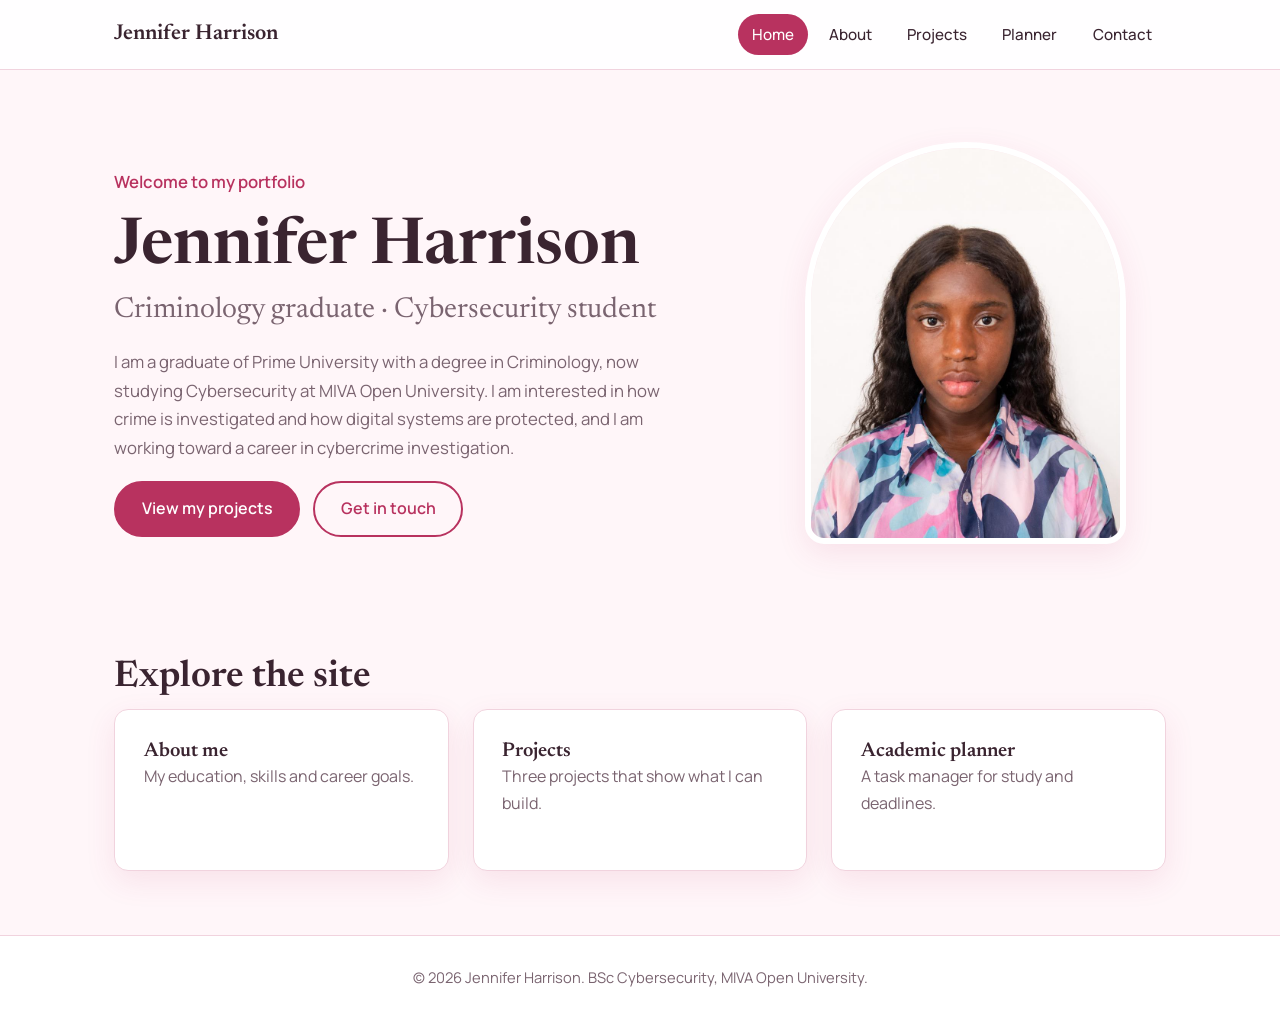
<file: index.html>
<!DOCTYPE html>
<html lang="en">
<head>
<meta charset="UTF-8">
<meta name="viewport" content="width=device-width, initial-scale=1">
<title>Home | Jennifer Harrison</title>
<meta name="description" content="Jennifer Harrison, criminology graduate and cybersecurity student.">
<link rel="preconnect" href="https://fonts.googleapis.com">
<link rel="preconnect" href="https://fonts.gstatic.com" crossorigin>
<link href="https://fonts.googleapis.com/css2?family=Manrope:wght@400;500;600&family=Newsreader:wght@500;600&display=swap" rel="stylesheet">
<link rel="stylesheet" href="style.css">
</head>
<body>
<div class="glow" id="glow" aria-hidden="true"></div>
<header class="site-header">
<nav class="nav" aria-label="Main navigation">
<a class="brand" href="index.html">Jennifer Harrison</a>
<button class="menu-btn" id="menuBtn" aria-label="Toggle menu" aria-expanded="false" aria-controls="menu">&#9776;</button>
<ul id="menu"><li><a href="index.html" aria-current="page">Home</a></li><li><a href="about.html">About</a></li><li><a href="projects.html">Projects</a></li><li><a href="planner.html">Planner</a></li><li><a href="contact.html">Contact</a></li></ul>
</nav>
</header>
<main>

<section class="hero">
<div class="wrap">
<div>
<p class="tag">Welcome to my portfolio</p>
<h1>Jennifer Harrison<span>Criminology graduate &middot; Cybersecurity student</span></h1>
<p>I am a graduate of Prime University with a degree in Criminology, now studying Cybersecurity at MIVA Open University. I am interested in how crime is investigated and how digital systems are protected, and I am working toward a career in cybercrime investigation.</p>
<div class="btns"><a class="btn" href="projects.html">View my projects</a><a class="btn ghost" href="contact.html">Get in touch</a></div>
</div>
<div class="photo"><img src="image.jpeg" onerror="this.onerror=null;this.src='profile-placeholder.svg'" alt="Portrait of Jennifer Harrison"></div>
</div>
</section>
<section>
<div class="wrap">
<h2>Explore the site</h2>
<div class="grid">
<a class="panel" href="about.html"><h3>About me</h3><p class="lead">My education, skills and career goals.</p></a>
<a class="panel" href="projects.html"><h3>Projects</h3><p class="lead">Three projects that show what I can build.</p></a>
<a class="panel" href="planner.html"><h3>Academic planner</h3><p class="lead">A task manager for study and deadlines.</p></a>
</div>
</div>
</section>
</main>
<footer class="site-footer">
<p>&copy; 2026 Jennifer Harrison. BSc Cybersecurity, MIVA Open University.</p>
</footer>
<script src="main.js"></script>

</body>
</html>
</file>
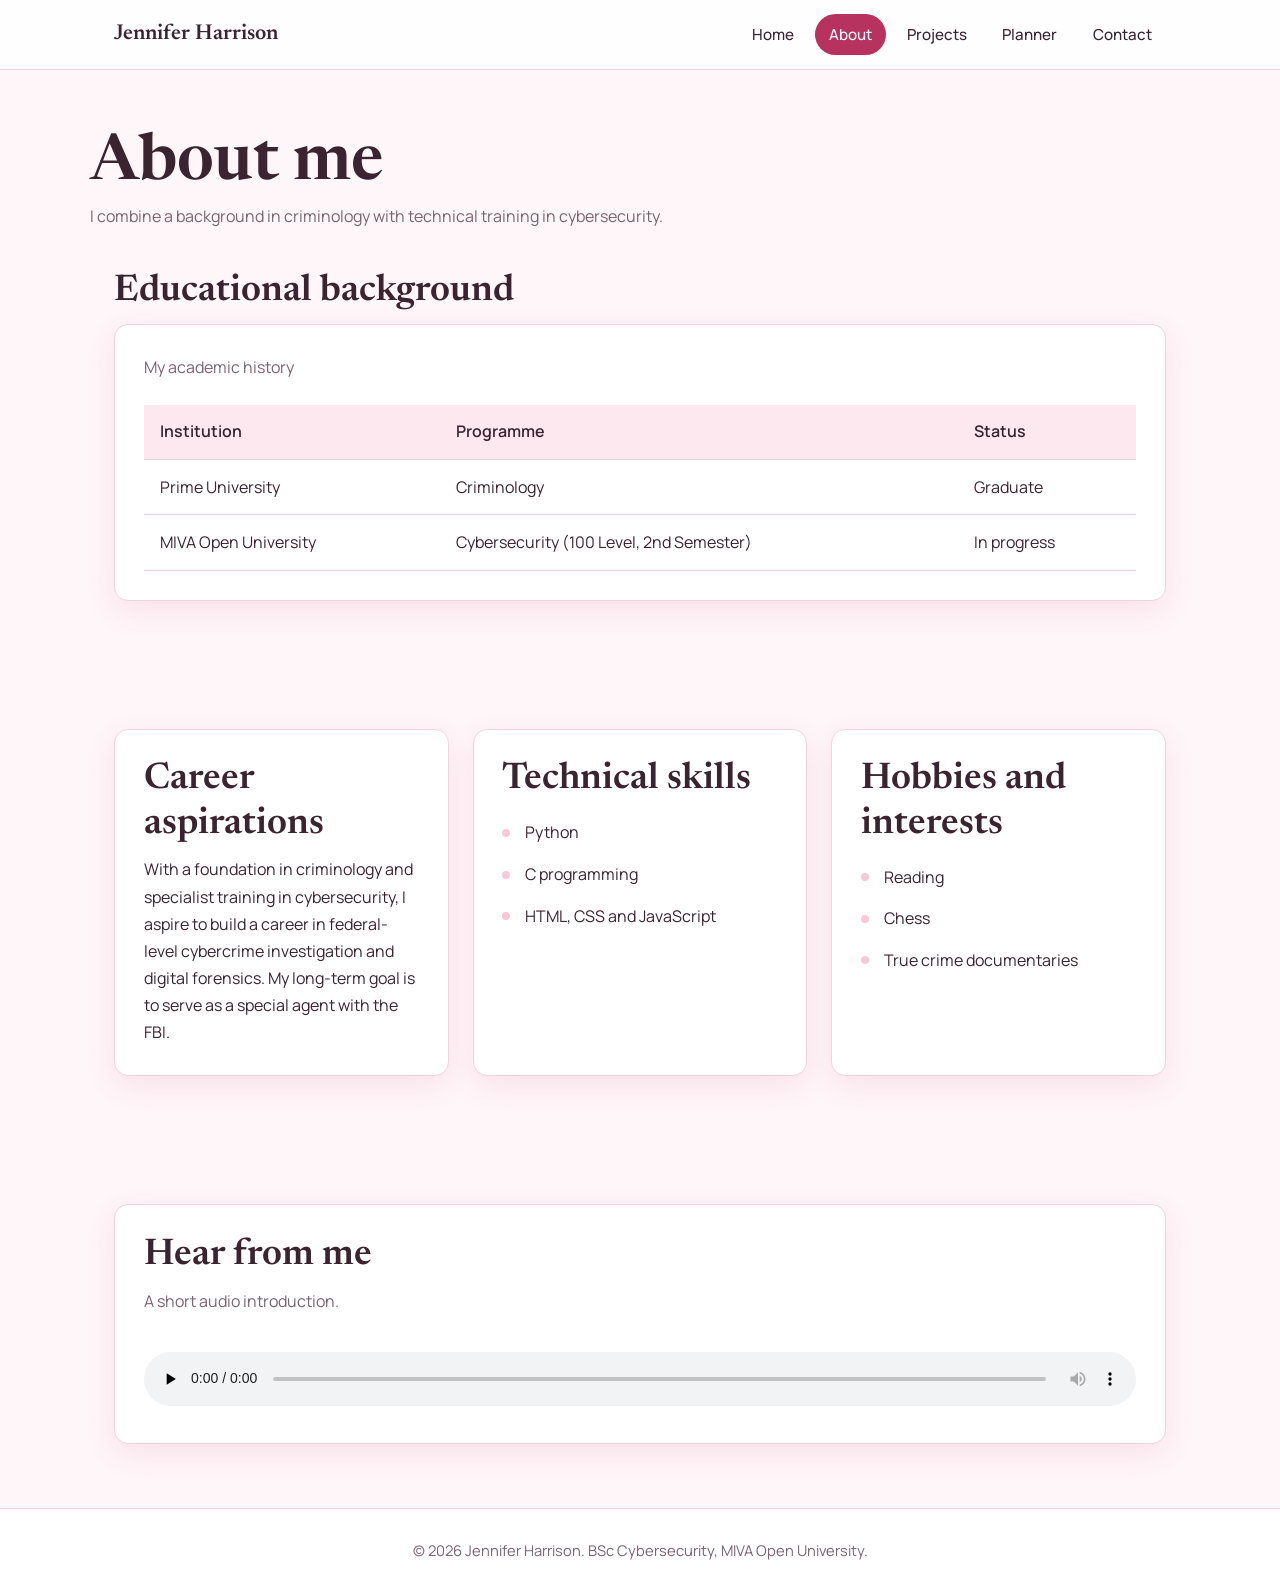
<file: about.html>
<!DOCTYPE html>
<html lang="en">
<head>
<meta charset="UTF-8">
<meta name="viewport" content="width=device-width, initial-scale=1">
<title>About Me | Jennifer Harrison</title>
<meta name="description" content="Education, career aspirations, skills and interests of Jennifer Harrison.">
<link rel="preconnect" href="https://fonts.googleapis.com">
<link rel="preconnect" href="https://fonts.gstatic.com" crossorigin>
<link href="https://fonts.googleapis.com/css2?family=Manrope:wght@400;500;600&family=Newsreader:wght@500;600&display=swap" rel="stylesheet">
<link rel="stylesheet" href="style.css">
</head>
<body>
<div class="glow" id="glow" aria-hidden="true"></div>
<header class="site-header">
<nav class="nav" aria-label="Main navigation">
<a class="brand" href="index.html">Jennifer Harrison</a>
<button class="menu-btn" id="menuBtn" aria-label="Toggle menu" aria-expanded="false" aria-controls="menu">&#9776;</button>
<ul id="menu"><li><a href="index.html">Home</a></li><li><a href="about.html" aria-current="page">About</a></li><li><a href="projects.html">Projects</a></li><li><a href="planner.html">Planner</a></li><li><a href="contact.html">Contact</a></li></ul>
</nav>
</header>
<main>

<div class="wrap page-title"><h1>About me</h1><p>I combine a background in criminology with technical training in cybersecurity.</p></div>
<section>
<div class="wrap">
<h2>Educational background</h2>
<div class="panel table-scroll">
<table>
<caption class="lead" style="text-align:left">My academic history</caption>
<thead><tr><th scope="col">Institution</th><th scope="col">Programme</th><th scope="col">Status</th></tr></thead>
<tbody>
<tr><td>Prime University</td><td>Criminology</td><td>Graduate</td></tr>
<tr><td>MIVA Open University</td><td>Cybersecurity (100 Level, 2nd Semester)</td><td>In progress</td></tr>
</tbody>
</table>
</div>
</div>
</section>
<section>
<div class="wrap grid">
<div class="panel"><h2>Career aspirations</h2>
<p>With a foundation in criminology and specialist training in cybersecurity, I aspire to build a career in federal-level cybercrime investigation and digital forensics. My long-term goal is to serve as a special agent with the FBI.</p></div>
<div class="panel"><h2>Technical skills</h2>
<ul class="clean"><li>Python</li><li>C programming</li><li>HTML, CSS and JavaScript</li></ul></div>
<div class="panel"><h2>Hobbies and interests</h2>
<ul class="clean"><li>Reading</li><li>Chess</li><li>True crime documentaries</li></ul></div>
</div>
</section>
<section>
<div class="wrap">
<div class="panel">
<h2>Hear from me</h2>
<p class="lead">A short audio introduction.</p>
<audio controls preload="none"><source src="intro.mp3" type="audio/mpeg">Your browser does not support the audio element.</audio>
</div>
</div>
</section>
</main>
<footer class="site-footer">
<p>&copy; 2026 Jennifer Harrison. BSc Cybersecurity, MIVA Open University.</p>
</footer>
<script src="main.js"></script>

</body>
</html>
</file>
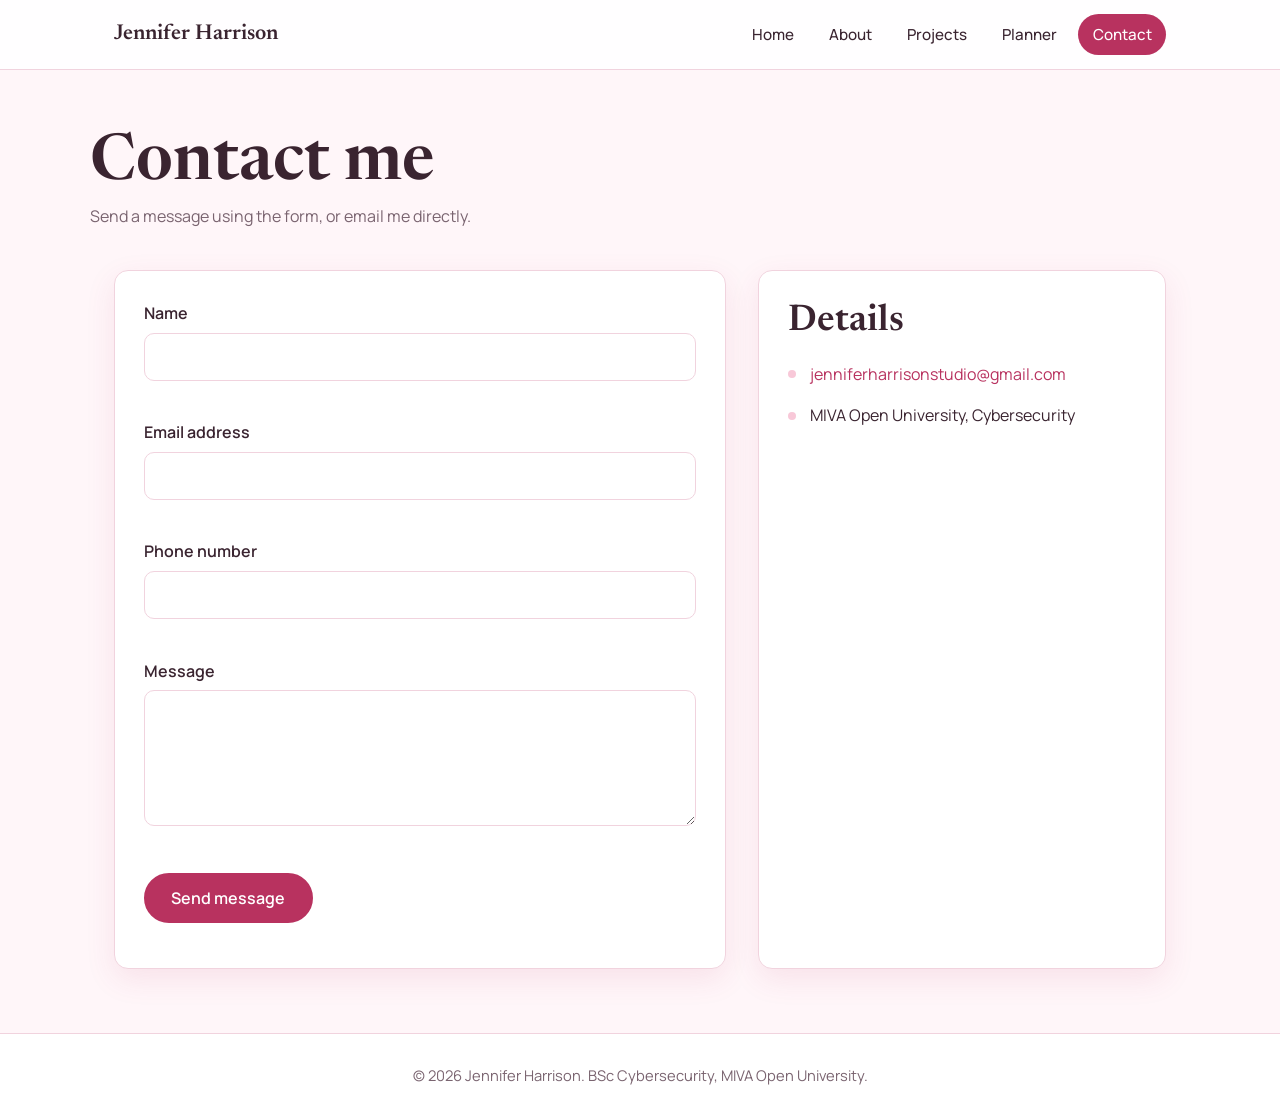
<file: contact.html>
<!DOCTYPE html>
<html lang="en">
<head>
<meta charset="UTF-8">
<meta name="viewport" content="width=device-width, initial-scale=1">
<title>Contact | Jennifer Harrison</title>
<meta name="description" content="Contact Jennifer Harrison.">
<link rel="preconnect" href="https://fonts.googleapis.com">
<link rel="preconnect" href="https://fonts.gstatic.com" crossorigin>
<link href="https://fonts.googleapis.com/css2?family=Manrope:wght@400;500;600&family=Newsreader:wght@500;600&display=swap" rel="stylesheet">
<link rel="stylesheet" href="style.css">
</head>
<body>
<div class="glow" id="glow" aria-hidden="true"></div>
<header class="site-header">
<nav class="nav" aria-label="Main navigation">
<a class="brand" href="index.html">Jennifer Harrison</a>
<button class="menu-btn" id="menuBtn" aria-label="Toggle menu" aria-expanded="false" aria-controls="menu">&#9776;</button>
<ul id="menu"><li><a href="index.html">Home</a></li><li><a href="about.html">About</a></li><li><a href="projects.html">Projects</a></li><li><a href="planner.html">Planner</a></li><li><a href="contact.html" aria-current="page">Contact</a></li></ul>
</nav>
</header>
<main>

<div class="wrap page-title"><h1>Contact me</h1><p>Send a message using the form, or email me directly.</p></div>
<section>
<div class="wrap contact">
<form class="panel" id="contactForm" novalidate>
<div class="field"><label for="name">Name</label><input type="text" id="name" name="name" autocomplete="name"><p class="error" id="nameError"></p></div>
<div class="field"><label for="email">Email address</label><input type="text" id="email" name="email" autocomplete="email"><p class="error" id="emailError"></p></div>
<div class="field"><label for="phone">Phone number</label><input type="text" id="phone" name="phone" inputmode="numeric" autocomplete="tel"><p class="error" id="phoneError"></p></div>
<div class="field"><label for="message">Message</label><textarea id="message" name="message" rows="5"></textarea><p class="error" id="messageError"></p></div>
<button class="btn" type="submit">Send message</button>
<p id="formStatus" role="status"></p>
</form>
<aside class="panel">
<h2>Details</h2>
<ul class="clean"><li><a href="mailto:jenniferharrisonstudio@gmail.com">jenniferharrisonstudio@gmail.com</a></li><li>MIVA Open University, Cybersecurity</li></ul>
</aside>
</div>
</section>
</main>
<footer class="site-footer">
<p>&copy; 2026 Jennifer Harrison. BSc Cybersecurity, MIVA Open University.</p>
</footer>
<script src="main.js"></script>
<script src="contact.js"></script>
</body>
</html>
</file>
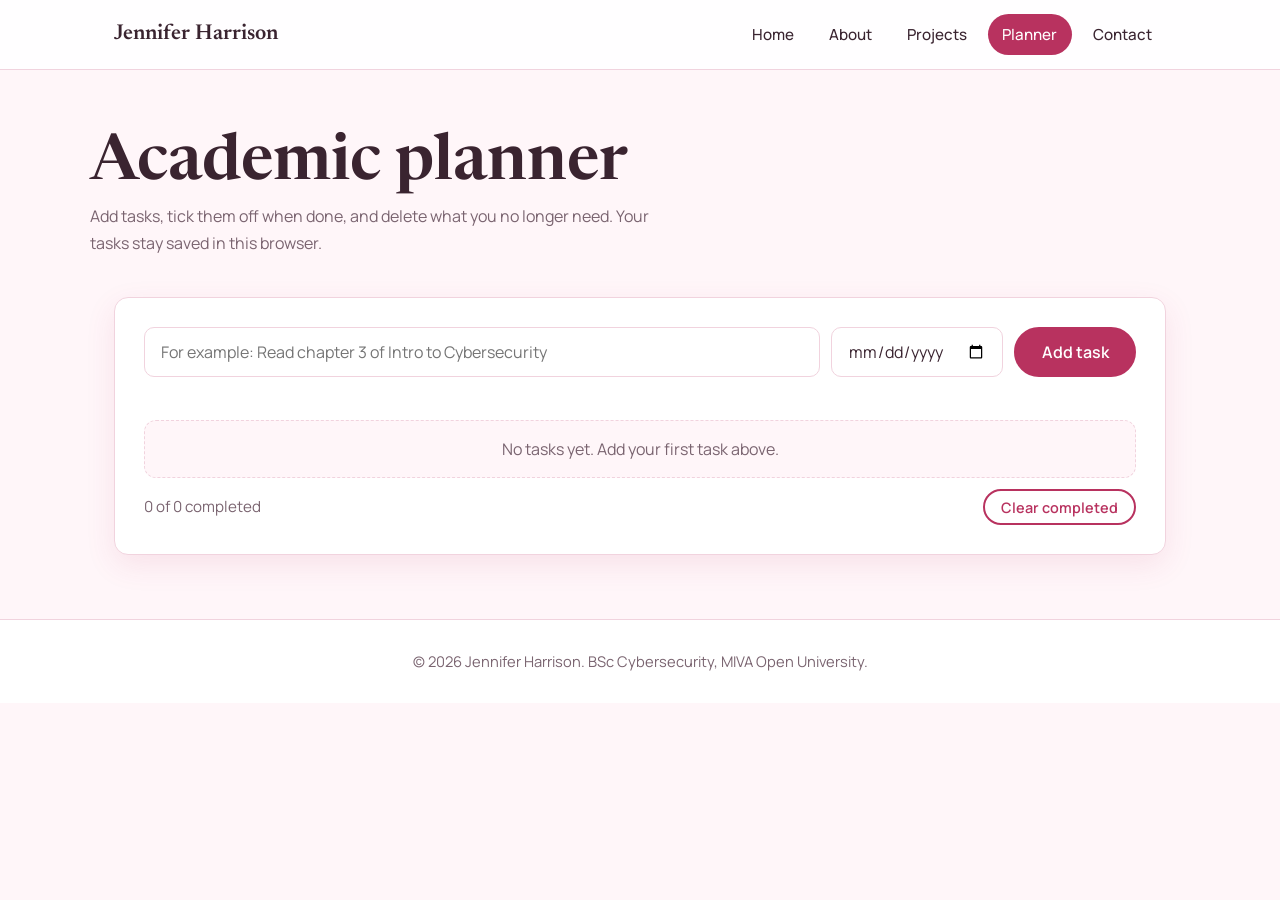
<file: planner.html>
<!DOCTYPE html>
<html lang="en">
<head>
<meta charset="UTF-8">
<meta name="viewport" content="width=device-width, initial-scale=1">
<title>Academic Planner | Jennifer Harrison</title>
<meta name="description" content="Track study tasks and deadlines.">
<link rel="preconnect" href="https://fonts.googleapis.com">
<link rel="preconnect" href="https://fonts.gstatic.com" crossorigin>
<link href="https://fonts.googleapis.com/css2?family=Manrope:wght@400;500;600&family=Newsreader:wght@500;600&display=swap" rel="stylesheet">
<link rel="stylesheet" href="style.css">
</head>
<body>
<div class="glow" id="glow" aria-hidden="true"></div>
<header class="site-header">
<nav class="nav" aria-label="Main navigation">
<a class="brand" href="index.html">Jennifer Harrison</a>
<button class="menu-btn" id="menuBtn" aria-label="Toggle menu" aria-expanded="false" aria-controls="menu">&#9776;</button>
<ul id="menu"><li><a href="index.html">Home</a></li><li><a href="about.html">About</a></li><li><a href="projects.html">Projects</a></li><li><a href="planner.html" aria-current="page">Planner</a></li><li><a href="contact.html">Contact</a></li></ul>
</nav>
</header>
<main>

<div class="wrap page-title"><h1>Academic planner</h1><p>Add tasks, tick them off when done, and delete what you no longer need. Your tasks stay saved in this browser.</p></div>
<section>
<div class="wrap">
<div class="panel">
<form id="taskForm" class="add-task" novalidate>
<label class="sr" for="taskInput" style="position:absolute;left:-9999px">Task</label>
<input type="text" id="taskInput" placeholder="For example: Read chapter 3 of Intro to Cybersecurity" maxlength="120">
<label for="taskDate" style="position:absolute;left:-9999px">Due date</label>
<input type="date" id="taskDate">
<button class="btn" type="submit">Add task</button>
</form>
<p class="error" id="taskMsg" role="alert"></p>
<ul id="taskList"></ul>
<div class="stats"><span id="count">0 of 0 completed</span><button class="btn ghost" id="clearDone" type="button" style="padding:.4rem 1rem;font-size:.9rem">Clear completed</button></div>
</div>
</div>
</section>
</main>
<footer class="site-footer">
<p>&copy; 2026 Jennifer Harrison. BSc Cybersecurity, MIVA Open University.</p>
</footer>
<script src="main.js"></script>
<script src="planner.js"></script>
</body>
</html>
</file>
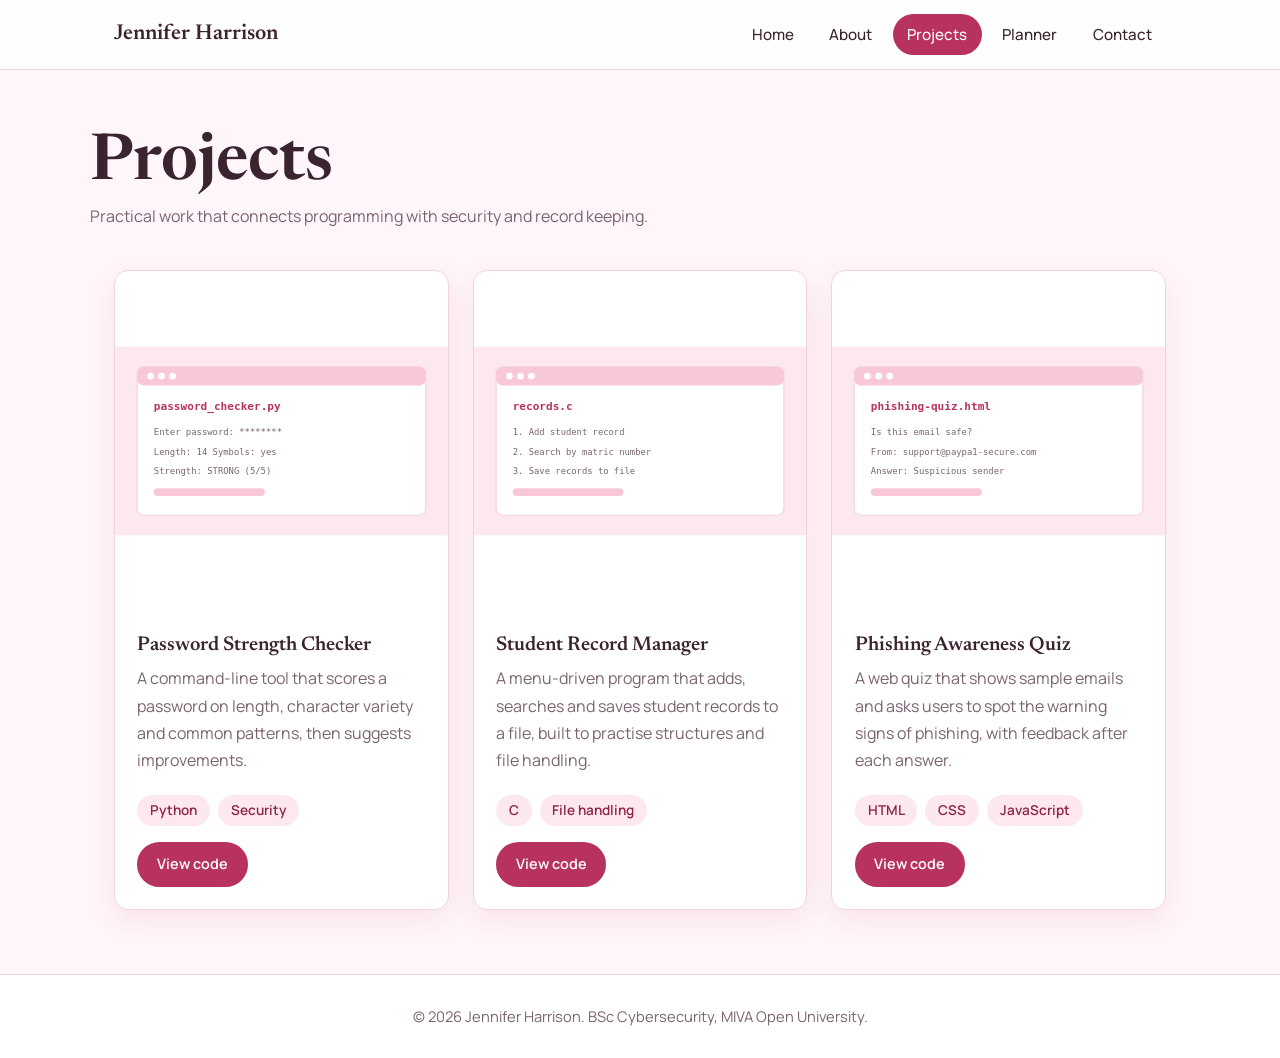
<file: projects.html>
<!DOCTYPE html>
<html lang="en">
<head>
<meta charset="UTF-8">
<meta name="viewport" content="width=device-width, initial-scale=1">
<title>Projects | Jennifer Harrison</title>
<meta name="description" content="Selected projects by Jennifer Harrison.">
<link rel="preconnect" href="https://fonts.googleapis.com">
<link rel="preconnect" href="https://fonts.gstatic.com" crossorigin>
<link href="https://fonts.googleapis.com/css2?family=Manrope:wght@400;500;600&family=Newsreader:wght@500;600&display=swap" rel="stylesheet">
<link rel="stylesheet" href="style.css">
</head>
<body>
<div class="glow" id="glow" aria-hidden="true"></div>
<header class="site-header">
<nav class="nav" aria-label="Main navigation">
<a class="brand" href="index.html">Jennifer Harrison</a>
<button class="menu-btn" id="menuBtn" aria-label="Toggle menu" aria-expanded="false" aria-controls="menu">&#9776;</button>
<ul id="menu"><li><a href="index.html">Home</a></li><li><a href="about.html">About</a></li><li><a href="projects.html" aria-current="page">Projects</a></li><li><a href="planner.html">Planner</a></li><li><a href="contact.html">Contact</a></li></ul>
</nav>
</header>
<main>

<div class="wrap page-title"><h1>Projects</h1><p>Practical work that connects programming with security and record keeping.</p></div>
<section>
<div class="wrap grid">
<article class="panel project">
<img src="project-password.svg" alt="Screenshot of the password strength checker running in a terminal" width="600" height="340">
<div class="body"><h3>Password Strength Checker</h3>
<p>A command-line tool that scores a password on length, character variety and common patterns, then suggests improvements.</p>
<div class="tags"><span>Python</span><span>Security</span></div>
<div class="btns"><a class="btn" href="https://github.com/jenniferharrison/password-strength-checker" target="_blank" rel="noopener">View code</a></div></div>
</article>
<article class="panel project">
<img src="project-records.svg" alt="Screenshot of the student record manager menu" width="600" height="340">
<div class="body"><h3>Student Record Manager</h3>
<p>A menu-driven program that adds, searches and saves student records to a file, built to practise structures and file handling.</p>
<div class="tags"><span>C</span><span>File handling</span></div>
<div class="btns"><a class="btn" href="https://github.com/jenniferharrison/student-record-manager" target="_blank" rel="noopener">View code</a></div></div>
</article>
<article class="panel project">
<img src="project-quiz.svg" alt="Screenshot of the phishing awareness quiz" width="600" height="340">
<div class="body"><h3>Phishing Awareness Quiz</h3>
<p>A web quiz that shows sample emails and asks users to spot the warning signs of phishing, with feedback after each answer.</p>
<div class="tags"><span>HTML</span><span>CSS</span><span>JavaScript</span></div>
<div class="btns"><a class="btn" href="https://github.com/jenniferharrison/phishing-awareness-quiz" target="_blank" rel="noopener">View code</a></div></div>
</article>
</div>
</section>
</main>
<footer class="site-footer">
<p>&copy; 2026 Jennifer Harrison. BSc Cybersecurity, MIVA Open University.</p>
</footer>
<script src="main.js"></script>

</body>
</html>
</file>
<file: style.css>
:root{--blush:#fff6f9;--pink:#f8c8d8;--pink-soft:#fde8ef;--rose:#b8325f;--rose-dark:#8f2348;--ink:#3a2430;--muted:#7a6470;--white:#fff;--line:#f1d3de;--radius:14px;--shadow:0 10px 30px rgba(184,50,95,.10)}
*{box-sizing:border-box;margin:0;padding:0}
html{scroll-behavior:smooth}
body{font-family:'Manrope',system-ui,sans-serif;color:var(--ink);background:var(--blush);line-height:1.7;position:relative;overflow-x:hidden}
h1,h2,h3{font-family:'Newsreader',Georgia,serif;font-weight:600;line-height:1.2;color:var(--ink)}
h1{font-size:clamp(2.4rem,6vw,4rem)}h2{font-size:clamp(1.7rem,3.5vw,2.3rem);margin-bottom:.6rem}h3{font-size:1.25rem}
a{color:var(--rose);text-decoration:none}a:hover{color:var(--rose-dark)}
:focus-visible{outline:3px solid var(--rose);outline-offset:3px;border-radius:6px}
img{max-width:100%;display:block}
.glow{position:fixed;top:0;left:0;width:420px;height:420px;margin:-210px 0 0 -210px;border-radius:50%;pointer-events:none;z-index:0;background:radial-gradient(circle,rgba(244,143,177,.35) 0%,rgba(248,200,216,.18) 40%,transparent 70%);opacity:0;transition:opacity .4s;will-change:transform}
.glow.on{opacity:1}
header,main,footer{position:relative;z-index:1}
.site-header{position:sticky;top:0;z-index:10;background:rgba(255,255,255,.88);backdrop-filter:blur(8px);border-bottom:1px solid var(--line)}
.nav{max-width:1100px;margin:auto;padding:.9rem 1.5rem;display:flex;align-items:center;justify-content:space-between}
.brand{font-family:'Newsreader',serif;font-size:1.35rem;font-weight:600;color:var(--ink)}
.nav ul{list-style:none;display:flex;gap:.4rem}
.nav ul a{display:block;padding:.45rem .9rem;border-radius:999px;color:var(--ink);font-weight:500;font-size:.95rem;transition:background .25s,color .25s}
.nav ul a:hover{background:var(--pink-soft);color:var(--rose)}
.nav ul a[aria-current="page"]{background:var(--rose);color:#fff}
.menu-btn{display:none;background:none;border:1px solid var(--line);border-radius:10px;padding:.4rem .7rem;font-size:1.3rem;cursor:pointer;color:var(--rose)}
.wrap{max-width:1100px;margin:auto;padding:0 1.5rem}
section{padding:4rem 0}
.hero{padding:4.5rem 0 3rem}
.hero .wrap{display:grid;grid-template-columns:1.2fr .8fr;gap:3rem;align-items:center}
.hero .tag{color:var(--rose);font-weight:600;margin-bottom:.8rem}
.hero h1 span{display:block;font-size:.45em;font-weight:400;color:var(--muted);margin-top:.5rem}
.hero p{margin:1.2rem 0;max-width:56ch;color:var(--muted);font-size:1.05rem}
.photo{width:min(340px,80%);aspect-ratio:4/5;margin-inline:auto;border-radius:200px 200px 24px 24px;overflow:hidden;border:6px solid #fff;box-shadow:var(--shadow);background:var(--pink-soft)}
.photo img{width:100%;height:100%;object-fit:cover}
.btn{display:inline-block;padding:.75rem 1.6rem;border-radius:999px;font-weight:600;border:2px solid var(--rose);background:var(--rose);color:#fff;cursor:pointer;font-family:inherit;font-size:1rem;transition:transform .2s,background .2s,color .2s}
.btn:hover{background:var(--rose-dark);color:#fff;transform:translateY(-2px)}
.btn.ghost{background:transparent;color:var(--rose)}.btn.ghost:hover{background:var(--pink-soft);color:var(--rose-dark)}
.btns{display:flex;gap:.8rem;flex-wrap:wrap}
.panel{background:var(--white);border:1px solid var(--line);border-radius:var(--radius);padding:1.8rem;box-shadow:var(--shadow)}
.grid{display:grid;grid-template-columns:repeat(auto-fit,minmax(250px,1fr));gap:1.5rem}
.page-title{padding:3.5rem 0 1rem}.page-title p{color:var(--muted);max-width:60ch}
.page-title+section{padding-top:1.5rem}
.lead{color:var(--muted);max-width:62ch;margin-bottom:1.5rem}
ul.clean{list-style:none}ul.clean li{padding:.45rem 0 .45rem 1.4rem;position:relative}
ul.clean li::before{content:"";position:absolute;left:0;top:1.05rem;width:8px;height:8px;border-radius:50%;background:var(--pink)}
.table-scroll{overflow-x:auto}
table{width:100%;border-collapse:collapse;min-width:480px}
th,td{text-align:left;padding:.85rem 1rem;border-bottom:1px solid var(--line)}
th{background:var(--pink-soft);font-weight:600}
.tags{display:flex;flex-wrap:wrap;gap:.5rem;margin-top:.8rem}
.tags span{background:var(--pink-soft);color:var(--rose-dark);padding:.25rem .8rem;border-radius:999px;font-size:.85rem;font-weight:600}
.project{padding:0;overflow:hidden;display:flex;flex-direction:column;transition:transform .3s,box-shadow .3s}
.project:hover{transform:translateY(-4px)}
.project .body{padding:1.4rem;display:flex;flex-direction:column;flex:1}
.project p{color:var(--muted);margin:.5rem 0}
.project .btns{margin-top:auto;padding-top:1rem}
.project .btn{padding:.5rem 1.1rem;font-size:.9rem}
audio{width:100%;margin-top:.8rem}
.add-task{display:grid;grid-template-columns:1fr auto auto;gap:.7rem}
input,textarea{font-family:inherit;font-size:1rem;padding:.75rem 1rem;border:1.5px solid var(--line);border-radius:10px;background:#fff;color:var(--ink);width:100%}
input:focus,textarea:focus{border-color:var(--rose);outline:none;box-shadow:0 0 0 3px var(--pink-soft)}
#taskList{list-style:none;margin-top:1.4rem}
#taskList li{display:flex;align-items:center;gap:.9rem;padding:.9rem 1rem;border:1px solid var(--line);border-radius:12px;margin-bottom:.7rem;background:var(--blush);animation:pop .3s ease}
#taskList li.done .label{text-decoration:line-through;color:var(--muted)}
#taskList input[type=checkbox]{width:20px;height:20px;accent-color:var(--rose);flex:none}
.label{flex:1;word-break:break-word}.label small{display:block;color:var(--muted)}
.del{background:none;border:none;color:var(--rose);cursor:pointer;font-weight:600;font-family:inherit;padding:.3rem .6rem;border-radius:8px}.del:hover{background:var(--pink-soft)}
.stats{display:flex;justify-content:space-between;align-items:center;flex-wrap:wrap;gap:.5rem;color:var(--muted);margin-top:.6rem;font-size:.95rem}
#taskList li.empty{display:block;text-align:center;color:var(--muted);border-style:dashed}
@keyframes pop{from{opacity:0;transform:scale(.97)}to{opacity:1;transform:none}}
.contact{display:grid;grid-template-columns:1.2fr .8fr;gap:2rem}
.field{margin-bottom:1.1rem}.field label{display:block;font-weight:600;margin-bottom:.35rem}
.error{color:#c0224f;font-size:.88rem;min-height:1.2em;margin-top:.25rem}
.field.invalid input,.field.invalid textarea{border-color:#c0224f}
#formStatus{margin-top:1rem;font-weight:600}
.site-footer{border-top:1px solid var(--line);background:#fff;text-align:center;padding:1.8rem 1rem;color:var(--muted);font-size:.92rem}
@media(max-width:800px){
 .menu-btn{display:block}
 .nav ul{display:none;position:absolute;top:100%;left:0;right:0;background:#fff;flex-direction:column;padding:.8rem 1.5rem 1.2rem;border-bottom:1px solid var(--line)}
 .nav ul.open{display:flex}
 .hero .wrap,.contact{grid-template-columns:1fr}.photo{order:-1;width:min(260px,70%)}
 .add-task{grid-template-columns:1fr}section{padding:3rem 0}
}
@media(prefers-reduced-motion:reduce){*{animation:none!important;transition:none!important}html{scroll-behavior:auto}.glow{display:none}}
</file>
